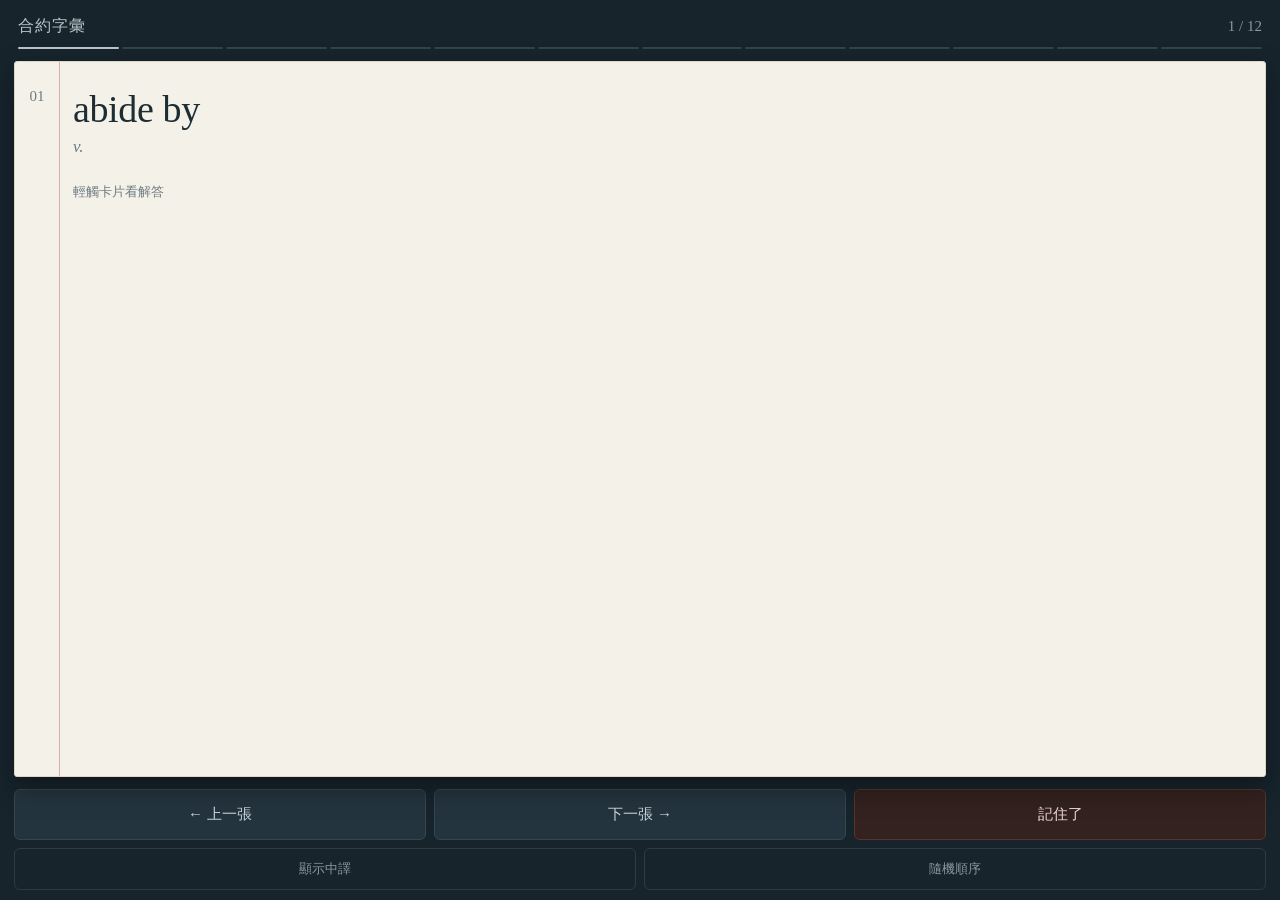
<file: archive/背英文單字/Lesson 1 - Contracts 合約/Lesson 1 Contracts 互動單字卡.html>
<!DOCTYPE html>
<html lang="zh-Hant">
<head>
<meta charset="utf-8">
<meta name="viewport" content="width=device-width, initial-scale=1, viewport-fit=cover">
<meta name="theme-color" content="#17242C">
<title>合約字彙記憶卡</title>
<style>
:root{
  --ink:#17242C;
  --ink-soft:#24343E;
  --paper:#F4F1E8;
  --paper-edge:#DCD7C7;
  --rule:#C7C1AE;
  --seal:#A8382C;
  --text:#1E2C34;
  --muted:#6E7C83;
  --serif: Georgia,"Iowan Old Style","Songti TC","Noto Serif CJK TC","Source Han Serif TC",serif;
  --sans: -apple-system,BlinkMacSystemFont,"PingFang TC","Noto Sans TC","Microsoft JhengHei",sans-serif;
}
*{box-sizing:border-box;margin:0;padding:0;-webkit-tap-highlight-color:transparent}
html,body{height:100%}
body{
  background:var(--ink);
  color:var(--paper);
  font-family:var(--sans);
  display:flex;flex-direction:column;
  padding:env(safe-area-inset-top) 14px calc(env(safe-area-inset-bottom) + 10px);
  overscroll-behavior:none;
}
header{
  display:flex;align-items:baseline;justify-content:space-between;
  padding:16px 4px 10px;
}
h1{font-family:var(--serif);font-size:16px;font-weight:400;letter-spacing:.06em;color:#B9C4C9}
#count{font-family:var(--serif);font-size:15px;color:#8A979E;font-variant-numeric:tabular-nums}
#ticks{display:flex;gap:3px;padding:0 4px 12px}
#ticks i{height:2px;flex:1;background:#31424C;border-radius:1px;transition:background .25s}
#ticks i.done{background:var(--seal)}
#ticks i.now{background:#B9C4C9}
#stage{flex:1;display:flex;min-height:0}
.card{
  flex:1;position:relative;overflow-y:auto;overscroll-behavior:contain;
  background:var(--paper);color:var(--text);
  border:1px solid var(--paper-edge);
  border-radius:3px;
  box-shadow:0 12px 28px rgba(0,0,0,.35);
  padding:26px 22px 26px 58px;
  cursor:pointer;
}
.card::before{
  content:"";position:absolute;top:0;bottom:0;left:44px;
  width:1px;background:var(--seal);opacity:.35;
}
.num{
  position:absolute;left:0;top:26px;width:44px;text-align:center;
  font-family:var(--serif);font-size:15px;color:var(--muted);
  font-variant-numeric:tabular-nums;
}
.word{font-family:var(--serif);font-size:38px;line-height:1.12;letter-spacing:-.01em}
.pos{font-family:var(--serif);font-style:italic;font-size:17px;color:var(--muted);margin-top:6px}
.tapcue{margin-top:26px;font-size:13px;color:var(--muted)}
.answer{margin-top:20px}
.zh{font-family:var(--serif);font-size:24px;line-height:1.5;letter-spacing:.02em}
.hr{height:1px;background:var(--rule);margin:20px 0 16px;opacity:.7}
.ex{display:flex;gap:10px;margin-bottom:14px}
.ex .mk{font-family:var(--serif);font-style:italic;color:var(--muted);font-size:16px;line-height:1.55}
.ex .en{font-family:var(--serif);font-size:17.5px;line-height:1.55;max-width:64ch}
.ex .tr{font-size:14.5px;line-height:1.7;color:#4C5B63;margin-top:4px;display:none}
.card.showtr .ex .tr{display:block}
.note{font-size:14px;line-height:1.75;color:#4C5B63}
.note b{font-family:var(--serif);font-style:italic;font-weight:400;color:var(--text)}
.note div+div{margin-top:5px}
.stamp{
  position:absolute;top:18px;right:16px;
  width:62px;height:62px;border:2.5px solid var(--seal);border-radius:50%;
  color:var(--seal);font-family:var(--serif);font-size:28px;
  display:none;align-items:center;justify-content:center;
  transform:rotate(-9deg);opacity:.8;
}
.card.known .stamp{display:flex;animation:press .32s cubic-bezier(.2,1.4,.4,1)}
@keyframes press{from{transform:rotate(-9deg) scale(2.1);opacity:0}to{transform:rotate(-9deg) scale(1);opacity:.8}}
.reveal{animation:unfold .22s ease-out}
@keyframes unfold{from{opacity:0;transform:translateY(8px)}to{opacity:1;transform:none}}
#bar{display:flex;gap:8px;padding-top:12px}
button{
  font-family:var(--sans);font-size:15px;color:#CBD5D9;
  background:var(--ink-soft);border:1px solid #35464F;border-radius:6px;
  padding:15px 10px;flex:1;cursor:pointer;transition:background .15s;
}
button:active{background:#2E404A}
button:focus-visible{outline:2px solid #7FA8B8;outline-offset:2px}
#know{color:#F0D9D5;border-color:#57342F;background:#33221F}
#know:active{background:#402A26}
#util{display:flex;gap:8px;padding-top:8px}
#util button{font-size:13px;padding:11px 8px;color:#8A979E;background:transparent;border-color:#2C3B44}
#done{flex:1;display:none;flex-direction:column;justify-content:center;text-align:center;padding:0 10px}
#done h2{font-family:var(--serif);font-size:30px;font-weight:400;margin-bottom:14px}
#done p{color:#93A0A6;font-size:15px;line-height:1.9;margin-bottom:28px}
#done .list{font-family:var(--serif);font-size:16px;color:#B9C4C9;line-height:1.9;margin-bottom:28px}
@media (prefers-reduced-motion:reduce){*{animation:none!important;transition:none!important}}
</style>
</head>
<body>

<header>
  <h1>合約字彙</h1>
  <span id="count"></span>
</header>
<div id="ticks"></div>

<div id="stage"><div class="card" id="card" tabindex="0" role="button" aria-label="輕觸看解答"></div></div>

<div id="done">
  <h2>這一輪完成</h2>
  <p id="doneMsg"></p>
  <div class="list" id="doneList"></div>
  <div id="bar" style="display:flex">
    <button id="again">重練待複習</button>
    <button id="restart">全部重來</button>
  </div>
</div>

<div id="bar">
  <button id="prev" aria-label="上一張">← 上一張</button>
  <button id="next">下一張 →</button>
  <button id="know">記住了</button>
</div>
<div id="util">
  <button id="trBtn">顯示中譯</button>
  <button id="shufBtn">隨機順序</button>
</div>

<script>
const DATA=[
{n:1,w:"abide by",p:"v.",zh:"遵守、順從",
 ex:[["All contractors must abide by the site safety rules.","所有承包商都必須遵守工地安全規則。"],
     ["We agreed to abide by the outcome of the arbitration.","我們同意遵守仲裁結果。"]],
 note:[["用法","一定要接 by,不能說 abide the rules"],["同義","comply with、conform to、observe"]]},
{n:2,w:"agreement",p:"n.",zh:"協議、合約、同意",
 ex:[["The two companies reached an agreement after months of talks.","兩家公司經過數月談判後達成協議。"],
     ["Under the agreement, the supplier delivers within ten days.","依照協議,供應商須於十天內交貨。"]],
 note:[["搭配","reach / sign / renew an agreement"],["片語","be in agreement with 與⋯意見一致"]]},
{n:3,w:"assurance",p:"n.",zh:"保證、把握、自信",
 ex:[["He gave us his assurance that the shipment would arrive on time.","他向我們保證貨物會準時抵達。"],
     ["She answered the client's questions with complete assurance.","她非常有把握地回答客戶的問題。"]],
 note:[["易混","insurance 是保險,只差一個字母"],["延伸","quality assurance 品質保證(QA)"]]},
{n:4,w:"cancellation",p:"n.",zh:"取消、中止",
 ex:[["The cancellation of the order cost the factory two weeks of work.","訂單取消讓工廠損失兩週的產能。"],
     ["Please review the cancellation policy before booking.","訂房前請詳閱取消政策。"]],
 note:[["搭配","cancellation fee / policy / clause"],["拼字","名詞雙 l,美式動詞過去式 canceled 單 l"]]},
{n:5,w:"determine",p:"v.",zh:"查明、判定、決定",
 ex:[["The audit will determine whether the fees were properly charged.","稽核將查明費用是否收取得當。"],
     ["Market demand determines the final price.","市場需求決定最終價格。"]],
 note:[["用法","determine whether / if + 子句"],["衍生","determination 決心;determined 有決心的"]]},
{n:6,w:"engage",p:"v.",zh:"參與、使投入;聘僱",
 ex:[["The firm engaged a consultant to review the contract.","公司聘請顧問審閱合約。"],
     ["Employees are encouraged to engage in training programs.","公司鼓勵員工參與培訓課程。"]],
 note:[["用法","engage in sth 自己投入;engage sb. in sth 讓別人加入"],["衍生","engagement 約定、訂婚;engaging 引人入勝的"]]},
{n:7,w:"establish",p:"v.",zh:"建立、確立、創辦",
 ex:[["The company was established in Taipei in 1998.","該公司於 1998 年在台北成立。"],
     ["The contract establishes clear payment terms.","這份合約確立了明確的付款條件。"]],
 note:[["搭配","established in + 年份;a well-established firm 老字號"],["衍生","establishment 機構、設立"]]},
{n:8,w:"obligate",p:"v.",zh:"使負有法律或道義上的責任",
 ex:[["The agreement obligates both sides to share maintenance costs.","該協議使雙方都有義務分攤維護費用。"],
     ["Employees are not obligated to work on public holidays.","員工沒有義務在國定假日上班。"]],
 note:[["用法","幾乎只用被動:be obligated to + 原形動詞"],["衍生","obligation 義務;have an obligation to⋯"]]},
{n:9,w:"party",p:"n.",zh:"當事人、一方(非派對)",
 ex:[["Neither party may transfer the contract without written consent.","未經書面同意,任何一方不得轉讓合約。"],
     ["Disputes will be settled by a neutral third party.","爭議將由中立的第三方解決。"]],
 note:[["搭配","both parties 雙方;the parties concerned 相關當事人"],["延伸","third-party vendor 第三方廠商"]]},
{n:10,w:"provision",p:"n.",zh:"條款、規定;事先的準備",
 ex:[["The contract includes a provision for early termination.","合約中包含提前終止的條款。"],
     ["Under this provision, either side may renegotiate the price.","依本條款,任一方均可重新議價。"]],
 note:[["同義","clause、stipulation、term"],["注意","複數 provisions 另有「糧食補給」之意"]]},
{n:11,w:"resolve",p:"v.",zh:"解決;下定決心",
 ex:[["The two sides resolved the dispute without going to court.","雙方未經訴訟就解決了爭議。"],
     ["She resolved to renegotiate the terms next quarter.","她決心下一季重新談判條件。"]],
 note:[["用法","resolve a problem 解決;resolve to V 決心"],["衍生","resolution 決議、解決方案"]]},
{n:12,w:"specific",p:"adj.",zh:"特定的、明確具體的",
 ex:[["Please be specific about the delivery date.","請明確說明交貨日期。"],
     ["The manual gives specific instructions for installation.","手冊提供了具體的安裝說明。"]],
 note:[["反義","general、vague"],["衍生","specify 指明;specification 規格;specifically 明確地"]]}
];

const card=document.getElementById('card'),stage=document.getElementById('stage'),
      bar=document.getElementById('bar'),util=document.getElementById('util'),
      done=document.getElementById('done'),ticks=document.getElementById('ticks'),
      count=document.getElementById('count'),trBtn=document.getElementById('trBtn'),
      shufBtn=document.getElementById('shufBtn');

let queue=[],pos=0,flipped=false,showTr=false,shuffle=false,known=[],round=1;

function start(list){queue=list.slice();pos=0;known=[];round=1;if(shuffle)mix();render()}
function mix(){for(let i=queue.length-1;i>0;i--){const j=Math.random()*(i+1)|0;[queue[i],queue[j]]=[queue[j],queue[i]]}}

function render(){
  if(!queue.length){return finish()}
  if(pos>=queue.length){pos=0;round++;if(shuffle)mix()}
  if(pos<0)pos=queue.length-1;
  const c=queue[pos];flipped=false;
  card.className='card'+(showTr?' showtr':'');
  card.scrollTop=0;
  card.innerHTML=`<div class="num">${String(c.n).padStart(2,'0')}</div>
    <div class="word">${c.w}</div><div class="pos">${c.p}</div>
    <div class="tapcue">輕觸卡片看解答</div>`;
  count.textContent=`${pos+1} / ${queue.length}`+(round>1?`　第 ${round} 輪`:'');
  drawTicks();
  done.style.display='none';stage.style.display='flex';bar.style.display='flex';util.style.display='flex';
}

function flip(){
  if(flipped||!queue.length)return;flipped=true;
  const c=queue[pos];
  const exs=c.ex.map((e,i)=>`<div class="ex"><span class="mk">${'ab'[i]}.</span><div>
      <div class="en">${e[0]}</div><div class="tr">${e[1]}</div></div></div>`).join('');
  const notes=c.note.map(n=>`<div><b>${n[0]}</b>　${n[1]}</div>`).join('');
  card.insertAdjacentHTML('beforeend',
    `<div class="answer reveal"><div class="zh">${c.zh}</div><div class="hr"></div>${exs}
     <div class="hr"></div><div class="note">${notes}</div></div>
     <div class="stamp">熟</div>`);
  card.querySelector('.tapcue').remove();
}

function drawTicks(){
  ticks.innerHTML='';
  DATA.forEach(d=>{
    const i=document.createElement('i');
    if(known.includes(d))i.className='done';
    else if(queue[pos]===d)i.className='now';
    ticks.appendChild(i);
  });
}

function finish(){
  stage.style.display='none';bar.style.display='none';util.style.display='none';
  done.style.display='flex';count.textContent=`${known.length} / ${DATA.length}`;
  const left=DATA.filter(d=>!known.includes(d));
  document.getElementById('doneMsg').textContent=
    left.length?`記住 ${known.length} 個,還有 ${left.length} 個要再看。`:`12 個全部記住了。`;
  document.getElementById('doneList').textContent=left.map(d=>d.w).join('、');
  document.getElementById('again').style.display=left.length?'block':'none';
  drawTicks();
}

card.addEventListener('click',flip);
document.getElementById('next').onclick=()=>{pos++;render()};
document.getElementById('prev').onclick=()=>{pos--;render()};
document.getElementById('know').onclick=()=>{
  if(!queue.length)return;
  if(!flipped)flip();
  const c=queue[pos];
  if(!known.includes(c))known.push(c);
  card.classList.add('known');
  const stamp=card.querySelector('.stamp');if(stamp)stamp.style.display='flex';
  drawTicks();
  setTimeout(()=>{queue.splice(pos,1);queue.length?render():finish()},400);
};
trBtn.onclick=()=>{showTr=!showTr;card.classList.toggle('showtr',showTr);trBtn.textContent=showTr?'隱藏中譯':'顯示中譯'};
shufBtn.onclick=()=>{shuffle=!shuffle;shufBtn.textContent=shuffle?'順序:隨機':'隨機順序';if(shuffle)mix();pos=0;render()};
document.getElementById('again').onclick=()=>start(DATA.filter(d=>!known.includes(d)));
document.getElementById('restart').onclick=()=>start(DATA);

let sx=0,sy=0;
stage.addEventListener('touchstart',e=>{sx=e.touches[0].clientX;sy=e.touches[0].clientY},{passive:true});
stage.addEventListener('touchend',e=>{
  const dx=e.changedTouches[0].clientX-sx,dy=e.changedTouches[0].clientY-sy;
  if(Math.abs(dx)>55&&Math.abs(dx)>Math.abs(dy)*1.6){dx<0?pos++:pos--;render()}
},{passive:true});

document.addEventListener('keydown',e=>{
  if(e.key===' '){e.preventDefault();flip()}
  if(e.key==='ArrowRight'){pos++;render()}
  if(e.key==='ArrowLeft'){pos--;render()}
});

start(DATA);
</script>
</body>
</html>
</file>
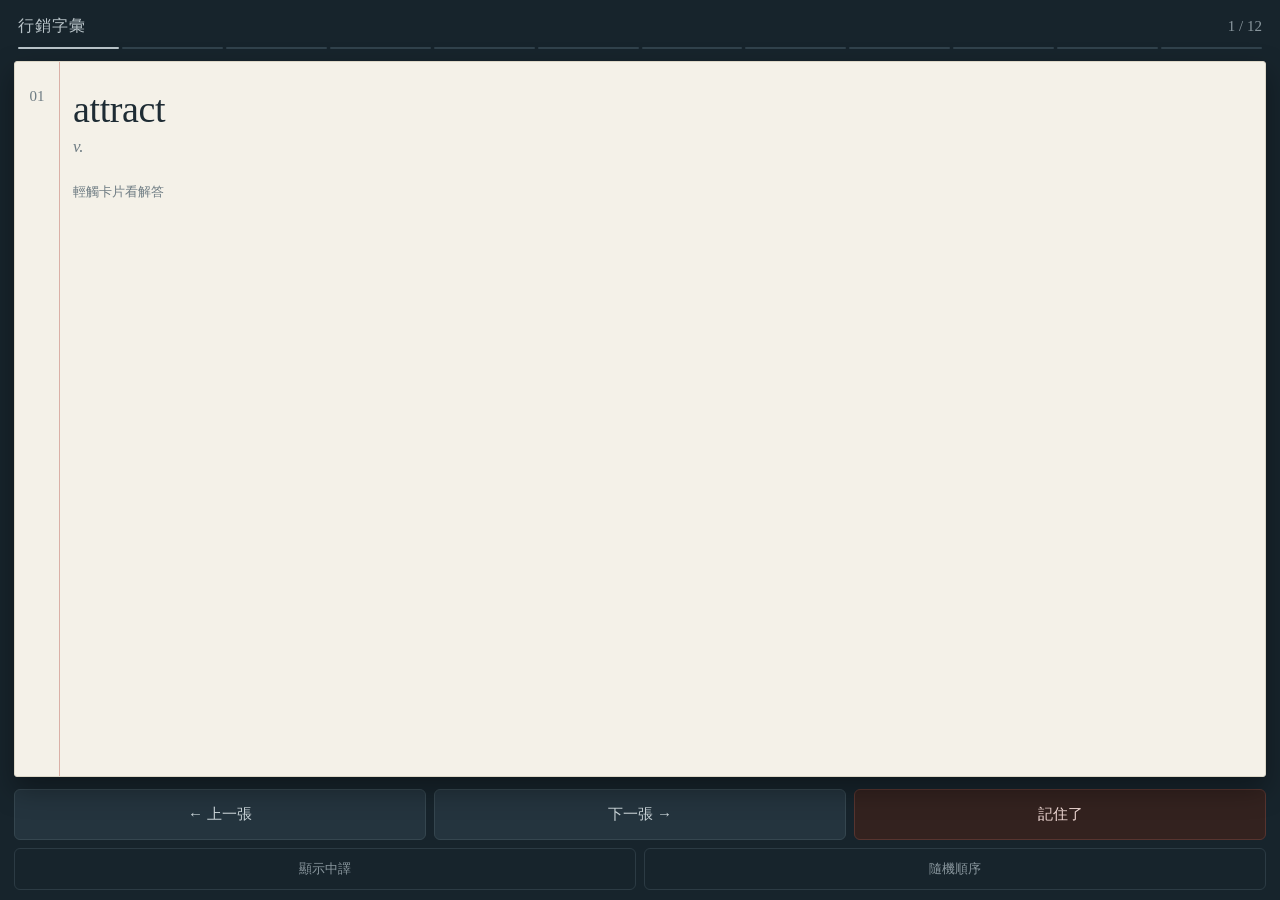
<file: archive/背英文單字/Lesson 2 - Marketing 行銷/Lesson 2 Marketing 互動單字卡.html>
<!DOCTYPE html>
<html lang="zh-Hant">
<head>
<meta charset="utf-8">
<meta name="viewport" content="width=device-width, initial-scale=1, viewport-fit=cover">
<meta name="theme-color" content="#17242C">
<title>行銷字彙記憶卡</title>
<style>
:root{
  --ink:#17242C;
  --ink-soft:#24343E;
  --paper:#F4F1E8;
  --paper-edge:#DCD7C7;
  --rule:#C7C1AE;
  --seal:#A8382C;
  --text:#1E2C34;
  --muted:#6E7C83;
  --serif: Georgia,"Iowan Old Style","Songti TC","Noto Serif CJK TC","Source Han Serif TC",serif;
  --sans: -apple-system,BlinkMacSystemFont,"PingFang TC","Noto Sans TC","Microsoft JhengHei",sans-serif;
}
*{box-sizing:border-box;margin:0;padding:0;-webkit-tap-highlight-color:transparent}
html,body{height:100%}
body{
  background:var(--ink);
  color:var(--paper);
  font-family:var(--sans);
  display:flex;flex-direction:column;
  padding:env(safe-area-inset-top) 14px calc(env(safe-area-inset-bottom) + 10px);
  overscroll-behavior:none;
}
header{
  display:flex;align-items:baseline;justify-content:space-between;
  padding:16px 4px 10px;
}
h1{font-family:var(--serif);font-size:16px;font-weight:400;letter-spacing:.06em;color:#B9C4C9}
#count{font-family:var(--serif);font-size:15px;color:#8A979E;font-variant-numeric:tabular-nums}
#ticks{display:flex;gap:3px;padding:0 4px 12px}
#ticks i{height:2px;flex:1;background:#31424C;border-radius:1px;transition:background .25s}
#ticks i.done{background:var(--seal)}
#ticks i.now{background:#B9C4C9}
#stage{flex:1;display:flex;min-height:0}
.card{
  flex:1;position:relative;overflow-y:auto;overscroll-behavior:contain;
  background:var(--paper);color:var(--text);
  border:1px solid var(--paper-edge);
  border-radius:3px;
  box-shadow:0 12px 28px rgba(0,0,0,.35);
  padding:26px 22px 26px 58px;
  cursor:pointer;
}
.card::before{
  content:"";position:absolute;top:0;bottom:0;left:44px;
  width:1px;background:var(--seal);opacity:.35;
}
.num{
  position:absolute;left:0;top:26px;width:44px;text-align:center;
  font-family:var(--serif);font-size:15px;color:var(--muted);
  font-variant-numeric:tabular-nums;
}
.word{font-family:var(--serif);font-size:38px;line-height:1.12;letter-spacing:-.01em}
.pos{font-family:var(--serif);font-style:italic;font-size:17px;color:var(--muted);margin-top:6px}
.tapcue{margin-top:26px;font-size:13px;color:var(--muted)}
.answer{margin-top:20px}
.zh{font-family:var(--serif);font-size:24px;line-height:1.5;letter-spacing:.02em}
.hr{height:1px;background:var(--rule);margin:20px 0 16px;opacity:.7}
.ex{display:flex;gap:10px;margin-bottom:14px}
.ex .mk{font-family:var(--serif);font-style:italic;color:var(--muted);font-size:16px;line-height:1.55}
.ex .en{font-family:var(--serif);font-size:17.5px;line-height:1.55;max-width:64ch}
.ex .tr{font-size:14.5px;line-height:1.7;color:#4C5B63;margin-top:4px;display:none}
.card.showtr .ex .tr{display:block}
.note{font-size:14px;line-height:1.75;color:#4C5B63}
.note b{font-family:var(--serif);font-style:italic;font-weight:400;color:var(--text)}
.note div+div{margin-top:5px}
.stamp{
  position:absolute;top:18px;right:16px;
  width:62px;height:62px;border:2.5px solid var(--seal);border-radius:50%;
  color:var(--seal);font-family:var(--serif);font-size:28px;
  display:none;align-items:center;justify-content:center;
  transform:rotate(-9deg);opacity:.8;
}
.card.known .stamp{display:flex;animation:press .32s cubic-bezier(.2,1.4,.4,1)}
@keyframes press{from{transform:rotate(-9deg) scale(2.1);opacity:0}to{transform:rotate(-9deg) scale(1);opacity:.8}}
.reveal{animation:unfold .22s ease-out}
@keyframes unfold{from{opacity:0;transform:translateY(8px)}to{opacity:1;transform:none}}
#bar{display:flex;gap:8px;padding-top:12px}
button{
  font-family:var(--sans);font-size:15px;color:#CBD5D9;
  background:var(--ink-soft);border:1px solid #35464F;border-radius:6px;
  padding:15px 10px;flex:1;cursor:pointer;transition:background .15s;
}
button:active{background:#2E404A}
button:focus-visible{outline:2px solid #7FA8B8;outline-offset:2px}
#know{color:#F0D9D5;border-color:#57342F;background:#33221F}
#know:active{background:#402A26}
#util{display:flex;gap:8px;padding-top:8px}
#util button{font-size:13px;padding:11px 8px;color:#8A979E;background:transparent;border-color:#2C3B44}
#done{flex:1;display:none;flex-direction:column;justify-content:center;text-align:center;padding:0 10px}
#done h2{font-family:var(--serif);font-size:30px;font-weight:400;margin-bottom:14px}
#done p{color:#93A0A6;font-size:15px;line-height:1.9;margin-bottom:28px}
#done .list{font-family:var(--serif);font-size:16px;color:#B9C4C9;line-height:1.9;margin-bottom:28px}
@media (prefers-reduced-motion:reduce){*{animation:none!important;transition:none!important}}
</style>
</head>
<body>

<header>
  <h1>行銷字彙</h1>
  <span id="count"></span>
</header>
<div id="ticks"></div>

<div id="stage"><div class="card" id="card" tabindex="0" role="button" aria-label="輕觸看解答"></div></div>

<div id="done">
  <h2>這一輪完成</h2>
  <p id="doneMsg"></p>
  <div class="list" id="doneList"></div>
  <div id="bar" style="display:flex">
    <button id="again">重練待複習</button>
    <button id="restart">全部重來</button>
  </div>
</div>

<div id="bar">
  <button id="prev" aria-label="上一張">← 上一張</button>
  <button id="next">下一張 →</button>
  <button id="know">記住了</button>
</div>
<div id="util">
  <button id="trBtn">顯示中譯</button>
  <button id="shufBtn">隨機順序</button>
</div>

<script>
const DATA=[
{n:1,w:"attract",p:"v.",zh:"吸引",
 ex:[["The new packaging attracted many first-time buyers.","新包裝吸引了許多首次購買的顧客。"],
     ["Discount coupons attract price-sensitive customers.","折價券吸引對價格敏感的顧客。"]],
 note:[["衍生","attractive 有吸引力的;attraction 吸引力、景點"]]},
{n:2,w:"compare",p:"v.",zh:"比較",
 ex:[["Customers often compare prices online before visiting the store.","顧客通常會先上網比價再到店裡。"],
     ["Our delivery time is short compared to other suppliers.","與其他供應商相比,我們的交貨時間較短。"]],
 note:[["片語","compare A with/to B;compared to/with 與⋯相比"]]},
{n:3,w:"competition",p:"n.",zh:"競賽、競爭",
 ex:[["The two brands are in fierce competition for young consumers.","兩個品牌正激烈爭奪年輕消費者。"],
     ["We lowered our prices to stay ahead of the competition.","我們調降價格以領先競爭對手。"]],
 note:[["用法","the competition 可指「競爭對手(統稱)」"],["衍生","compete 競爭;competitive 有競爭力的;competitor 競爭者"]]},
{n:4,w:"consume",p:"v.",zh:"耗費、耗盡;消費",
 ex:[["The ad campaign consumed nearly half of the annual budget.","這波廣告活動耗費了將近一半的年度預算。"],
     ["Younger consumers consume most of their media online.","年輕消費者大部分的媒體消費都在網路上。"]],
 note:[["衍生","consumer 消費者;consumption 消耗、消費量"]]},
{n:5,w:"convince",p:"v.",zh:"說服、使相信",
 ex:[["The ad needs to convince viewers that the product is worth the price.","廣告必須說服觀眾這項產品值這個價格。"],
     ["It took a strong testimonial to convince skeptical buyers.","需要有力的推薦見證才能說服存疑的買家。"]],
 note:[["用法","convince sb. that/of sth;convince sb. to V"],["易混","persuade 較強調「說服去做某事」,convince 較強調「使相信」"]]},
{n:6,w:"currently",p:"adv.",zh:"目前、現今",
 ex:[["The brand is currently running a buy-one-get-one promotion.","該品牌目前正在推行買一送一的促銷活動。"],
     ["Currently, most ad spending goes to social media platforms.","目前大部分的廣告預算都投入社群媒體平台。"]],
 note:[["注意","課本原文誤植成「參與、涉入」,正確意思是「目前、現今」,等同 at present"],["易混","currency(貨幣)是完全不同的字"]]},
{n:7,w:"fad",p:"n.",zh:"一時的流行、熱潮",
 ex:[["Retailers worry that the product is just a passing fad.","零售商擔心這項產品只是曇花一現的流行。"],
     ["Unlike most fads, this trend has lasted for several years.","不同於大多數的流行,這股風潮已經持續好幾年。"]],
 note:[["易混","fashion 泛指時尚,fad 特指「短暫、來得快去得也快」的流行"]]},
{n:8,w:"inspiration",p:"n.",zh:"靈感;啟發的來源",
 ex:[["The campaign drew its inspiration from local street art.","這次的廣告活動從當地街頭藝術中汲取靈感。"],
     ["Her success became an inspiration for the whole sales team.","她的成功成為整個業務團隊的激勵來源。"]],
 note:[["衍生","inspire 啟發、激勵;inspiring 鼓舞人心的"]]},
{n:9,w:"market",p:"v./n.",zh:"行銷、推銷;市場需求",
 ex:[["The company markets its products mainly through influencers.","公司主要透過網紅來行銷產品。"],
     ["There is a growing market for eco-friendly packaging.","環保包裝的市場需求正在成長。"]],
 note:[["衍生","marketing 行銷;marketable 有市場價值的"]]},
{n:10,w:"persuasion",p:"n.",zh:"說服力",
 ex:[["Good copywriting relies heavily on the art of persuasion.","好的文案很仰賴說服的藝術。"],
     ["The team used persuasion rather than discounts to close the deal.","團隊靠說服而非折扣來成交。"]],
 note:[["衍生","persuade 說服(動詞);persuasive 有說服力的"]]},
{n:11,w:"productive",p:"adj.",zh:"有成效的、多產的",
 ex:[["The new ad format proved highly productive for lead generation.","新的廣告形式在開發潛在客戶上非常有成效。"],
     ["A productive marketing team can do more with a smaller budget.","有效率的行銷團隊能用較少預算做出更多成果。"]],
 note:[["衍生","produce 生產;production 生產、製作;productivity 生產力"]]},
{n:12,w:"satisfaction",p:"n.",zh:"滿意",
 ex:[["Customer satisfaction scores rose after the redesign.","改版後顧客滿意度分數提升了。"],
     ["We offer a full refund to guarantee your satisfaction.","我們提供全額退費以保證您的滿意度。"]],
 note:[["搭配","customer satisfaction 顧客滿意度;to sb.'s satisfaction 令某人滿意"],["衍生","satisfy 使滿意;satisfied 感到滿意的;satisfactory 令人滿意的"]]}
];

const card=document.getElementById('card'),stage=document.getElementById('stage'),
      bar=document.getElementById('bar'),util=document.getElementById('util'),
      done=document.getElementById('done'),ticks=document.getElementById('ticks'),
      count=document.getElementById('count'),trBtn=document.getElementById('trBtn'),
      shufBtn=document.getElementById('shufBtn');

let queue=[],pos=0,flipped=false,showTr=false,shuffle=false,known=[],round=1;

function start(list){queue=list.slice();pos=0;known=[];round=1;if(shuffle)mix();render()}
function mix(){for(let i=queue.length-1;i>0;i--){const j=Math.random()*(i+1)|0;[queue[i],queue[j]]=[queue[j],queue[i]]}}

function render(){
  if(!queue.length){return finish()}
  if(pos>=queue.length){pos=0;round++;if(shuffle)mix()}
  if(pos<0)pos=queue.length-1;
  const c=queue[pos];flipped=false;
  card.className='card'+(showTr?' showtr':'');
  card.scrollTop=0;
  card.innerHTML=`<div class="num">${String(c.n).padStart(2,'0')}</div>
    <div class="word">${c.w}</div><div class="pos">${c.p}</div>
    <div class="tapcue">輕觸卡片看解答</div>`;
  count.textContent=`${pos+1} / ${queue.length}`+(round>1?`　第 ${round} 輪`:'');
  drawTicks();
  done.style.display='none';stage.style.display='flex';bar.style.display='flex';util.style.display='flex';
}

function flip(){
  if(flipped||!queue.length)return;flipped=true;
  const c=queue[pos];
  const exs=c.ex.map((e,i)=>`<div class="ex"><span class="mk">${'ab'[i]}.</span><div>
      <div class="en">${e[0]}</div><div class="tr">${e[1]}</div></div></div>`).join('');
  const notes=c.note.map(n=>`<div><b>${n[0]}</b>　${n[1]}</div>`).join('');
  card.insertAdjacentHTML('beforeend',
    `<div class="answer reveal"><div class="zh">${c.zh}</div><div class="hr"></div>${exs}
     <div class="hr"></div><div class="note">${notes}</div></div>
     <div class="stamp">熟</div>`);
  card.querySelector('.tapcue').remove();
}

function drawTicks(){
  ticks.innerHTML='';
  DATA.forEach(d=>{
    const i=document.createElement('i');
    if(known.includes(d))i.className='done';
    else if(queue[pos]===d)i.className='now';
    ticks.appendChild(i);
  });
}

function finish(){
  stage.style.display='none';bar.style.display='none';util.style.display='none';
  done.style.display='flex';count.textContent=`${known.length} / ${DATA.length}`;
  const left=DATA.filter(d=>!known.includes(d));
  document.getElementById('doneMsg').textContent=
    left.length?`記住 ${known.length} 個,還有 ${left.length} 個要再看。`:`12 個全部記住了。`;
  document.getElementById('doneList').textContent=left.map(d=>d.w).join('、');
  document.getElementById('again').style.display=left.length?'block':'none';
  drawTicks();
}

card.addEventListener('click',flip);
document.getElementById('next').onclick=()=>{pos++;render()};
document.getElementById('prev').onclick=()=>{pos--;render()};
document.getElementById('know').onclick=()=>{
  if(!queue.length)return;
  if(!flipped)flip();
  const c=queue[pos];
  if(!known.includes(c))known.push(c);
  card.classList.add('known');
  const stamp=card.querySelector('.stamp');if(stamp)stamp.style.display='flex';
  drawTicks();
  setTimeout(()=>{queue.splice(pos,1);queue.length?render():finish()},400);
};
trBtn.onclick=()=>{showTr=!showTr;card.classList.toggle('showtr',showTr);trBtn.textContent=showTr?'隱藏中譯':'顯示中譯'};
shufBtn.onclick=()=>{shuffle=!shuffle;shufBtn.textContent=shuffle?'順序:隨機':'隨機順序';if(shuffle)mix();pos=0;render()};
document.getElementById('again').onclick=()=>start(DATA.filter(d=>!known.includes(d)));
document.getElementById('restart').onclick=()=>start(DATA);

let sx=0,sy=0;
stage.addEventListener('touchstart',e=>{sx=e.touches[0].clientX;sy=e.touches[0].clientY},{passive:true});
stage.addEventListener('touchend',e=>{
  const dx=e.changedTouches[0].clientX-sx,dy=e.changedTouches[0].clientY-sy;
  if(Math.abs(dx)>55&&Math.abs(dx)>Math.abs(dy)*1.6){dx<0?pos++:pos--;render()}
},{passive:true});

document.addEventListener('keydown',e=>{
  if(e.key===' '){e.preventDefault();flip()}
  if(e.key==='ArrowRight'){pos++;render()}
  if(e.key==='ArrowLeft'){pos--;render()}
});

start(DATA);
</script>
</body>
</html>
</file>
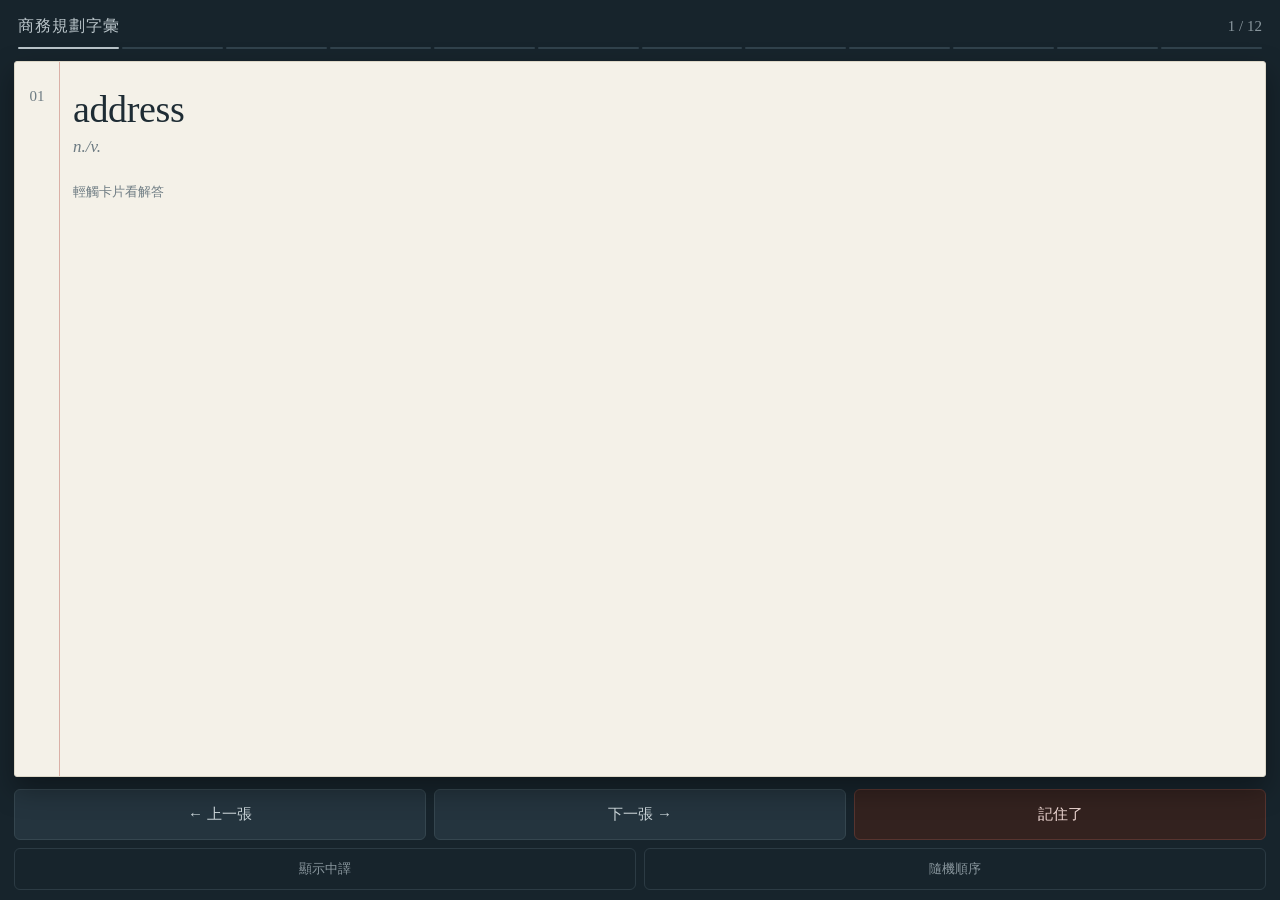
<file: archive/背英文單字/Lesson 4 - Business Planning 商務規劃/Lesson 4 Business Planning 互動單字卡.html>
<!DOCTYPE html>
<html lang="zh-Hant">
<head>
<meta charset="utf-8">
<meta name="viewport" content="width=device-width, initial-scale=1, viewport-fit=cover">
<meta name="theme-color" content="#17242C">
<title>商務規劃字彙記憶卡</title>
<style>
:root{
  --ink:#17242C;
  --ink-soft:#24343E;
  --paper:#F4F1E8;
  --paper-edge:#DCD7C7;
  --rule:#C7C1AE;
  --seal:#A8382C;
  --text:#1E2C34;
  --muted:#6E7C83;
  --serif: Georgia,"Iowan Old Style","Songti TC","Noto Serif CJK TC","Source Han Serif TC",serif;
  --sans: -apple-system,BlinkMacSystemFont,"PingFang TC","Noto Sans TC","Microsoft JhengHei",sans-serif;
}
*{box-sizing:border-box;margin:0;padding:0;-webkit-tap-highlight-color:transparent}
html,body{height:100%}
body{
  background:var(--ink);
  color:var(--paper);
  font-family:var(--sans);
  display:flex;flex-direction:column;
  padding:env(safe-area-inset-top) 14px calc(env(safe-area-inset-bottom) + 10px);
  overscroll-behavior:none;
}
header{
  display:flex;align-items:baseline;justify-content:space-between;
  padding:16px 4px 10px;
}
h1{font-family:var(--serif);font-size:16px;font-weight:400;letter-spacing:.06em;color:#B9C4C9}
#count{font-family:var(--serif);font-size:15px;color:#8A979E;font-variant-numeric:tabular-nums}
#ticks{display:flex;gap:3px;padding:0 4px 12px}
#ticks i{height:2px;flex:1;background:#31424C;border-radius:1px;transition:background .25s}
#ticks i.done{background:var(--seal)}
#ticks i.now{background:#B9C4C9}
#stage{flex:1;display:flex;min-height:0}
.card{
  flex:1;position:relative;overflow-y:auto;overscroll-behavior:contain;
  background:var(--paper);color:var(--text);
  border:1px solid var(--paper-edge);
  border-radius:3px;
  box-shadow:0 12px 28px rgba(0,0,0,.35);
  padding:26px 22px 26px 58px;
  cursor:pointer;
}
.card::before{
  content:"";position:absolute;top:0;bottom:0;left:44px;
  width:1px;background:var(--seal);opacity:.35;
}
.num{
  position:absolute;left:0;top:26px;width:44px;text-align:center;
  font-family:var(--serif);font-size:15px;color:var(--muted);
  font-variant-numeric:tabular-nums;
}
.word{font-family:var(--serif);font-size:38px;line-height:1.12;letter-spacing:-.01em}
.pos{font-family:var(--serif);font-style:italic;font-size:17px;color:var(--muted);margin-top:6px}
.tapcue{margin-top:26px;font-size:13px;color:var(--muted)}
.answer{margin-top:20px}
.zh{font-family:var(--serif);font-size:24px;line-height:1.5;letter-spacing:.02em}
.hr{height:1px;background:var(--rule);margin:20px 0 16px;opacity:.7}
.ex{display:flex;gap:10px;margin-bottom:14px}
.ex .mk{font-family:var(--serif);font-style:italic;color:var(--muted);font-size:16px;line-height:1.55}
.ex .en{font-family:var(--serif);font-size:17.5px;line-height:1.55;max-width:64ch}
.ex .tr{font-size:14.5px;line-height:1.7;color:#4C5B63;margin-top:4px;display:none}
.card.showtr .ex .tr{display:block}
.note{font-size:14px;line-height:1.75;color:#4C5B63}
.note b{font-family:var(--serif);font-style:italic;font-weight:400;color:var(--text)}
.note div+div{margin-top:5px}
.stamp{
  position:absolute;top:18px;right:16px;
  width:62px;height:62px;border:2.5px solid var(--seal);border-radius:50%;
  color:var(--seal);font-family:var(--serif);font-size:28px;
  display:none;align-items:center;justify-content:center;
  transform:rotate(-9deg);opacity:.8;
}
.card.known .stamp{display:flex;animation:press .32s cubic-bezier(.2,1.4,.4,1)}
@keyframes press{from{transform:rotate(-9deg) scale(2.1);opacity:0}to{transform:rotate(-9deg) scale(1);opacity:.8}}
.reveal{animation:unfold .22s ease-out}
@keyframes unfold{from{opacity:0;transform:translateY(8px)}to{opacity:1;transform:none}}
#bar{display:flex;gap:8px;padding-top:12px}
button{
  font-family:var(--sans);font-size:15px;color:#CBD5D9;
  background:var(--ink-soft);border:1px solid #35464F;border-radius:6px;
  padding:15px 10px;flex:1;cursor:pointer;transition:background .15s;
}
button:active{background:#2E404A}
button:focus-visible{outline:2px solid #7FA8B8;outline-offset:2px}
#know{color:#F0D9D5;border-color:#57342F;background:#33221F}
#know:active{background:#402A26}
#util{display:flex;gap:8px;padding-top:8px}
#util button{font-size:13px;padding:11px 8px;color:#8A979E;background:transparent;border-color:#2C3B44}
#done{flex:1;display:none;flex-direction:column;justify-content:center;text-align:center;padding:0 10px}
#done h2{font-family:var(--serif);font-size:30px;font-weight:400;margin-bottom:14px}
#done p{color:#93A0A6;font-size:15px;line-height:1.9;margin-bottom:28px}
#done .list{font-family:var(--serif);font-size:16px;color:#B9C4C9;line-height:1.9;margin-bottom:28px}
@media (prefers-reduced-motion:reduce){*{animation:none!important;transition:none!important}}
</style>
</head>
<body>

<header>
  <h1>商務規劃字彙</h1>
  <span id="count"></span>
</header>
<div id="ticks"></div>

<div id="stage"><div class="card" id="card" tabindex="0" role="button" aria-label="輕觸看解答"></div></div>

<div id="done">
  <h2>這一輪完成</h2>
  <p id="doneMsg"></p>
  <div class="list" id="doneList"></div>
  <div id="bar" style="display:flex">
    <button id="again">重練待複習</button>
    <button id="restart">全部重來</button>
  </div>
</div>

<div id="bar">
  <button id="prev" aria-label="上一張">← 上一張</button>
  <button id="next">下一張 →</button>
  <button id="know">記住了</button>
</div>
<div id="util">
  <button id="trBtn">顯示中譯</button>
  <button id="shufBtn">隨機順序</button>
</div>

<script>
const DATA=[
{n:1,w:"address",p:"n./v.",zh:"演說、地址;提出、處理",
 ex:[["The board praised her address at the annual shareholders' meeting.","董事會讚賞她在年度股東會上的演說。"],
     ["Our business plan directly addresses the needs of first-time buyers.","我們的商業計畫直接回應了首次購買者的需求。"]],
 note:[["用法","動詞 address a problem/issue/need,即「處理、正視」某個問題,是商業計畫常考用法"]]},
{n:2,w:"avoid",p:"v.",zh:"避免",
 ex:[["To avoid cash-flow problems, the owner drew up a detailed budget.","為了避免現金流問題,老闆擬定了詳細的預算。"],
     ["Many of these mistakes could have been avoided with a proper business plan.","這些錯誤大多本可靠著完善的商業計畫來避免。"]],
 note:[["用法","avoid + V-ing(不接 to V)"]]},
{n:3,w:"demonstrate",p:"v.",zh:"論證、說明、展現",
 ex:[["The plan demonstrates a clear understanding of the target market.","這份計畫展現出對目標市場的清楚了解。"],
     ["She demonstrated with sales figures that the strategy was working.","她用銷售數字證明這項策略是有效的。"]],
 note:[["衍生","demonstration 展示、說明"]]},
{n:4,w:"develop",p:"v.",zh:"發展、擴展",
 ex:[["He developed his idea into a full business plan over six months.","他花了六個月把構想發展成完整的商業計畫。"],
     ["The small shop has developed into a chain with twenty locations.","這家小店已發展成擁有二十間分店的連鎖店。"]],
 note:[["衍生","development 發展;developer 開發者"]]},
{n:5,w:"evaluate",p:"v.",zh:"評價、評估",
 ex:[["Before expanding, the team evaluated the risks of entering a new market.","在擴張前,團隊評估了進入新市場的風險。"],
     ["Lenders evaluate a company's credit history before approving a loan.","放款方在核准貸款前會評估公司的信用紀錄。"]],
 note:[["衍生","evaluation 評估、評價"]]},
{n:6,w:"gather",p:"v.",zh:"收集、召集;推測",
 ex:[["We gathered market data from surveys, interviews, and public reports.","我們透過問卷、訪談和公開報告收集市場資料。"],
     ["I gather that the new regulations will affect small businesses the most.","我推測新法規對小型企業影響最大。"]],
 note:[["用法","I gather (that) 表示「我推測、聽說」,常出現在口語或報告開頭"]]},
{n:7,w:"offer",p:"n./v.",zh:"出價、提議;提供、主動提出",
 ex:[["She accepted the investor's offer to fund the second phase.","她接受了投資人資助第二階段的提議。"],
     ["The plan must offer lenders solid evidence of future profitability.","這份計畫必須向放款方提出未來獲利的具體證據。"]],
 note:[["用法","offer sb. sth;offer to V"]]},
{n:8,w:"primarily",p:"adv.",zh:"首要地、最重要地",
 ex:[["The proposal is primarily concerned with reducing operating costs.","這份提案主要著重在降低營運成本。"],
     ["Investors are thinking primarily about long-term returns.","投資人主要考慮的是長期報酬。"]],
 note:[["衍生","primary (adj.) 主要的、首要的"]]},
{n:9,w:"risk",p:"n.",zh:"風險",
 ex:[["The biggest risk for new businesses is running out of capital too early.","新創企業最大的風險是太早耗盡資金。"],
     ["Entering an unfamiliar market always carries some risk.","進入陌生市場總是帶有一定的風險。"]],
 note:[["片語","at risk 處於風險中;take a risk 冒險"]]},
{n:10,w:"strategy",p:"n.",zh:"策略",
 ex:[["A solid business plan lays out a clear strategy for growth.","完善的商業計畫會列出明確的成長策略。"],
     ["The team is developing a strategy to enter the online market.","團隊正在擬定進軍網路市場的策略。"]],
 note:[["衍生","strategic 策略性的;strategist 策略家"]]},
{n:11,w:"strengthen",p:"v.",zh:"加強、使更強",
 ex:[["Including market research can strengthen your business plan.","加入市場研究可以強化你的商業計畫。"],
     ["The company strengthened its position by acquiring a smaller competitor.","該公司透過併購一家較小的競爭對手來鞏固地位。"]],
 note:[["反義","weaken(削弱)"]]},
{n:12,w:"substitution",p:"n.",zh:"代替、替換",
 ex:[["The substitution of low-cost materials raised concerns about quality.","以低成本材料替換的做法引發了品質疑慮。"],
     ["There is no substitution for thorough market research.","徹底的市場研究是無可取代的。"]],
 note:[["衍生","substitute (v./n.) 替代、代替品"]]}
];

const card=document.getElementById('card'),stage=document.getElementById('stage'),
      bar=document.getElementById('bar'),util=document.getElementById('util'),
      done=document.getElementById('done'),ticks=document.getElementById('ticks'),
      count=document.getElementById('count'),trBtn=document.getElementById('trBtn'),
      shufBtn=document.getElementById('shufBtn');

let queue=[],pos=0,flipped=false,showTr=false,shuffle=false,known=[],round=1;

function start(list){queue=list.slice();pos=0;known=[];round=1;if(shuffle)mix();render()}
function mix(){for(let i=queue.length-1;i>0;i--){const j=Math.random()*(i+1)|0;[queue[i],queue[j]]=[queue[j],queue[i]]}}

function render(){
  if(!queue.length){return finish()}
  if(pos>=queue.length){pos=0;round++;if(shuffle)mix()}
  if(pos<0)pos=queue.length-1;
  const c=queue[pos];flipped=false;
  card.className='card'+(showTr?' showtr':'');
  card.scrollTop=0;
  card.innerHTML=`<div class="num">${String(c.n).padStart(2,'0')}</div>
    <div class="word">${c.w}</div><div class="pos">${c.p}</div>
    <div class="tapcue">輕觸卡片看解答</div>`;
  count.textContent=`${pos+1} / ${queue.length}`+(round>1?`　第 ${round} 輪`:'');
  drawTicks();
  done.style.display='none';stage.style.display='flex';bar.style.display='flex';util.style.display='flex';
}

function flip(){
  if(flipped||!queue.length)return;flipped=true;
  const c=queue[pos];
  const exs=c.ex.map((e,i)=>`<div class="ex"><span class="mk">${'ab'[i]}.</span><div>
      <div class="en">${e[0]}</div><div class="tr">${e[1]}</div></div></div>`).join('');
  const notes=c.note.map(n=>`<div><b>${n[0]}</b>　${n[1]}</div>`).join('');
  card.insertAdjacentHTML('beforeend',
    `<div class="answer reveal"><div class="zh">${c.zh}</div><div class="hr"></div>${exs}
     <div class="hr"></div><div class="note">${notes}</div></div>
     <div class="stamp">熟</div>`);
  card.querySelector('.tapcue').remove();
}

function drawTicks(){
  ticks.innerHTML='';
  DATA.forEach(d=>{
    const i=document.createElement('i');
    if(known.includes(d))i.className='done';
    else if(queue[pos]===d)i.className='now';
    ticks.appendChild(i);
  });
}

function finish(){
  stage.style.display='none';bar.style.display='none';util.style.display='none';
  done.style.display='flex';count.textContent=`${known.length} / ${DATA.length}`;
  const left=DATA.filter(d=>!known.includes(d));
  document.getElementById('doneMsg').textContent=
    left.length?`記住 ${known.length} 個,還有 ${left.length} 個要再看。`:`12 個全部記住了。`;
  document.getElementById('doneList').textContent=left.map(d=>d.w).join('、');
  document.getElementById('again').style.display=left.length?'block':'none';
  drawTicks();
}

card.addEventListener('click',flip);
document.getElementById('next').onclick=()=>{pos++;render()};
document.getElementById('prev').onclick=()=>{pos--;render()};
document.getElementById('know').onclick=()=>{
  if(!queue.length)return;
  if(!flipped)flip();
  const c=queue[pos];
  if(!known.includes(c))known.push(c);
  card.classList.add('known');
  const stamp=card.querySelector('.stamp');if(stamp)stamp.style.display='flex';
  drawTicks();
  setTimeout(()=>{queue.splice(pos,1);queue.length?render():finish()},400);
};
trBtn.onclick=()=>{showTr=!showTr;card.classList.toggle('showtr',showTr);trBtn.textContent=showTr?'隱藏中譯':'顯示中譯'};
shufBtn.onclick=()=>{shuffle=!shuffle;shufBtn.textContent=shuffle?'順序:隨機':'隨機順序';if(shuffle)mix();pos=0;render()};
document.getElementById('again').onclick=()=>start(DATA.filter(d=>!known.includes(d)));
document.getElementById('restart').onclick=()=>start(DATA);

let sx=0,sy=0;
stage.addEventListener('touchstart',e=>{sx=e.touches[0].clientX;sy=e.touches[0].clientY},{passive:true});
stage.addEventListener('touchend',e=>{
  const dx=e.changedTouches[0].clientX-sx,dy=e.changedTouches[0].clientY-sy;
  if(Math.abs(dx)>55&&Math.abs(dx)>Math.abs(dy)*1.6){dx<0?pos++:pos--;render()}
},{passive:true});

document.addEventListener('keydown',e=>{
  if(e.key===' '){e.preventDefault();flip()}
  if(e.key==='ArrowRight'){pos++;render()}
  if(e.key==='ArrowLeft'){pos--;render()}
});

start(DATA);
</script>
</body>
</html>
</file>
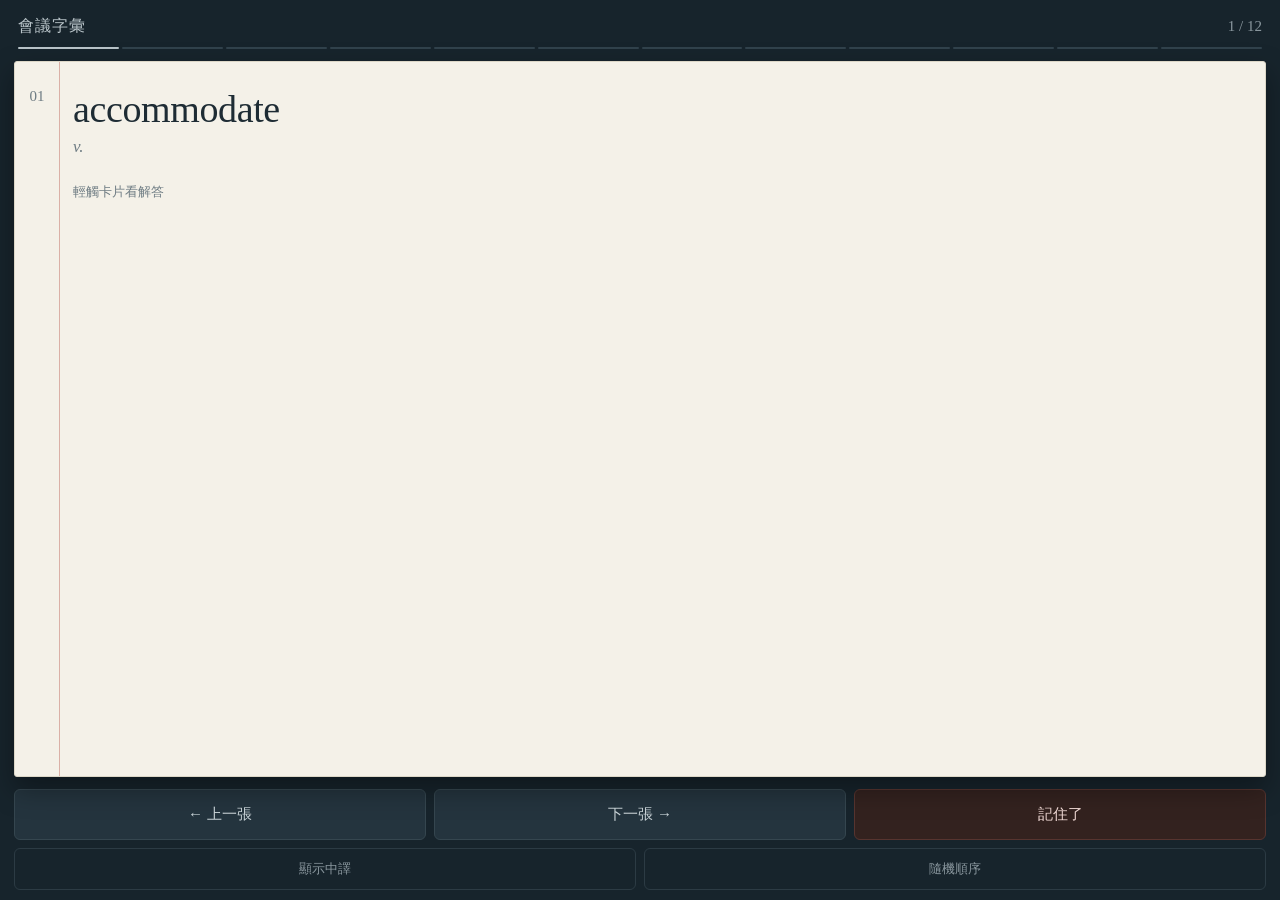
<file: archive/背英文單字/Lesson 5 - Conferences 會議/Lesson 5 Conferences 互動單字卡.html>
<!DOCTYPE html>
<html lang="zh-Hant">
<head>
<meta charset="utf-8">
<meta name="viewport" content="width=device-width, initial-scale=1, viewport-fit=cover">
<meta name="theme-color" content="#17242C">
<title>會議字彙記憶卡</title>
<style>
:root{
  --ink:#17242C;
  --ink-soft:#24343E;
  --paper:#F4F1E8;
  --paper-edge:#DCD7C7;
  --rule:#C7C1AE;
  --seal:#A8382C;
  --text:#1E2C34;
  --muted:#6E7C83;
  --serif: Georgia,"Iowan Old Style","Songti TC","Noto Serif CJK TC","Source Han Serif TC",serif;
  --sans: -apple-system,BlinkMacSystemFont,"PingFang TC","Noto Sans TC","Microsoft JhengHei",sans-serif;
}
*{box-sizing:border-box;margin:0;padding:0;-webkit-tap-highlight-color:transparent}
html,body{height:100%}
body{
  background:var(--ink);
  color:var(--paper);
  font-family:var(--sans);
  display:flex;flex-direction:column;
  padding:env(safe-area-inset-top) 14px calc(env(safe-area-inset-bottom) + 10px);
  overscroll-behavior:none;
}
header{
  display:flex;align-items:baseline;justify-content:space-between;
  padding:16px 4px 10px;
}
h1{font-family:var(--serif);font-size:16px;font-weight:400;letter-spacing:.06em;color:#B9C4C9}
#count{font-family:var(--serif);font-size:15px;color:#8A979E;font-variant-numeric:tabular-nums}
#ticks{display:flex;gap:3px;padding:0 4px 12px}
#ticks i{height:2px;flex:1;background:#31424C;border-radius:1px;transition:background .25s}
#ticks i.done{background:var(--seal)}
#ticks i.now{background:#B9C4C9}
#stage{flex:1;display:flex;min-height:0}
.card{
  flex:1;position:relative;overflow-y:auto;overscroll-behavior:contain;
  background:var(--paper);color:var(--text);
  border:1px solid var(--paper-edge);
  border-radius:3px;
  box-shadow:0 12px 28px rgba(0,0,0,.35);
  padding:26px 22px 26px 58px;
  cursor:pointer;
}
.card::before{
  content:"";position:absolute;top:0;bottom:0;left:44px;
  width:1px;background:var(--seal);opacity:.35;
}
.num{
  position:absolute;left:0;top:26px;width:44px;text-align:center;
  font-family:var(--serif);font-size:15px;color:var(--muted);
  font-variant-numeric:tabular-nums;
}
.word{font-family:var(--serif);font-size:38px;line-height:1.12;letter-spacing:-.01em}
.pos{font-family:var(--serif);font-style:italic;font-size:17px;color:var(--muted);margin-top:6px}
.tapcue{margin-top:26px;font-size:13px;color:var(--muted)}
.answer{margin-top:20px}
.zh{font-family:var(--serif);font-size:24px;line-height:1.5;letter-spacing:.02em}
.hr{height:1px;background:var(--rule);margin:20px 0 16px;opacity:.7}
.ex{display:flex;gap:10px;margin-bottom:14px}
.ex .mk{font-family:var(--serif);font-style:italic;color:var(--muted);font-size:16px;line-height:1.55}
.ex .en{font-family:var(--serif);font-size:17.5px;line-height:1.55;max-width:64ch}
.ex .tr{font-size:14.5px;line-height:1.7;color:#4C5B63;margin-top:4px;display:none}
.card.showtr .ex .tr{display:block}
.note{font-size:14px;line-height:1.75;color:#4C5B63}
.note b{font-family:var(--serif);font-style:italic;font-weight:400;color:var(--text)}
.note div+div{margin-top:5px}
.stamp{
  position:absolute;top:18px;right:16px;
  width:62px;height:62px;border:2.5px solid var(--seal);border-radius:50%;
  color:var(--seal);font-family:var(--serif);font-size:28px;
  display:none;align-items:center;justify-content:center;
  transform:rotate(-9deg);opacity:.8;
}
.card.known .stamp{display:flex;animation:press .32s cubic-bezier(.2,1.4,.4,1)}
@keyframes press{from{transform:rotate(-9deg) scale(2.1);opacity:0}to{transform:rotate(-9deg) scale(1);opacity:.8}}
.reveal{animation:unfold .22s ease-out}
@keyframes unfold{from{opacity:0;transform:translateY(8px)}to{opacity:1;transform:none}}
#bar{display:flex;gap:8px;padding-top:12px}
button{
  font-family:var(--sans);font-size:15px;color:#CBD5D9;
  background:var(--ink-soft);border:1px solid #35464F;border-radius:6px;
  padding:15px 10px;flex:1;cursor:pointer;transition:background .15s;
}
button:active{background:#2E404A}
button:focus-visible{outline:2px solid #7FA8B8;outline-offset:2px}
#know{color:#F0D9D5;border-color:#57342F;background:#33221F}
#know:active{background:#402A26}
#util{display:flex;gap:8px;padding-top:8px}
#util button{font-size:13px;padding:11px 8px;color:#8A979E;background:transparent;border-color:#2C3B44}
#done{flex:1;display:none;flex-direction:column;justify-content:center;text-align:center;padding:0 10px}
#done h2{font-family:var(--serif);font-size:30px;font-weight:400;margin-bottom:14px}
#done p{color:#93A0A6;font-size:15px;line-height:1.9;margin-bottom:28px}
#done .list{font-family:var(--serif);font-size:16px;color:#B9C4C9;line-height:1.9;margin-bottom:28px}
@media (prefers-reduced-motion:reduce){*{animation:none!important;transition:none!important}}
</style>
</head>
<body>

<header>
  <h1>會議字彙</h1>
  <span id="count"></span>
</header>
<div id="ticks"></div>

<div id="stage"><div class="card" id="card" tabindex="0" role="button" aria-label="輕觸看解答"></div></div>

<div id="done">
  <h2>這一輪完成</h2>
  <p id="doneMsg"></p>
  <div class="list" id="doneList"></div>
  <div id="bar" style="display:flex">
    <button id="again">重練待複習</button>
    <button id="restart">全部重來</button>
  </div>
</div>

<div id="bar">
  <button id="prev" aria-label="上一張">← 上一張</button>
  <button id="next">下一張 →</button>
  <button id="know">記住了</button>
</div>
<div id="util">
  <button id="trBtn">顯示中譯</button>
  <button id="shufBtn">隨機順序</button>
</div>

<script>
const DATA=[
{n:1,w:"accommodate",p:"v.",zh:"容納;提供(住宿、需要的東西)",
 ex:[["The conference center can accommodate up to 500 attendees.","這個會議中心最多可容納 500 位與會者。"],
     ["The hotel was fully booked and could not accommodate our late request.","飯店已經客滿,無法容納我們臨時的需求。"]],
 note:[["衍生","accommodation(s) 住宿設施"]]},
{n:2,w:"arrangement",p:"n.",zh:"安排、整理",
 ex:[["All travel arrangements for the speakers were handled by the events team.","講者的所有交通安排都由活動團隊處理。"],
     ["The seating arrangement was designed to encourage networking.","座位安排的設計是為了促進人脈交流。"]],
 note:[["片語","make arrangements for 為⋯做安排"]]},
{n:3,w:"association",p:"n.",zh:"協會、聯盟;關係、聯想",
 ex:[["Membership in the trade association gives access to exclusive events.","加入該貿易協會可以參加專屬活動。"],
     ["Her long association with the organizing committee made the process smooth.","她與籌辦委員會長期的合作關係讓流程進行得很順利。"]],
 note:[["易混","課本標注「聯想」是另一常見意思,如 in association with 與⋯合作"]]},
{n:4,w:"attend",p:"v.",zh:"參加;注意、照料",
 ex:[["More than 300 delegates are expected to attend the opening session.","預計超過三百位代表會參加開幕場次。"],
     ["Staff attended to every request from VIP guests.","工作人員照料了貴賓的每一項需求。"]],
 note:[["用法","attend a meeting(參加,及物);attend to sb./sth.(照料,不及物)"]]},
{n:5,w:"get in touch",p:"v. 片語",zh:"保持聯絡、聯繫",
 ex:[["Please get in touch with the front desk if you need extra chairs.","如果需要額外的椅子,請聯繫櫃檯。"],
     ["Attendees can get in touch with speakers during the networking break.","與會者可以在交流時段與講者聯繫。"]],
 note:[["用法","get in touch with sb."]]},
{n:6,w:"hold",p:"v.",zh:"容納;舉行",
 ex:[["The main hall holds up to 1,000 people.","主廳最多可容納一千人。"],
     ["The association holds this conference every spring.","該協會每年春天舉辦這場會議。"]],
 note:[["片語","hold a meeting/conference/seminar 舉行會議"]]},
{n:7,w:"location",p:"n.",zh:"地點、位置",
 ex:[["The location of next year's conference has not yet been announced.","明年會議的地點尚未公布。"],
     ["A downtown location makes it easier for attendees to reach by public transit.","市中心的地點讓與會者更容易搭乘大眾運輸抵達。"]],
 note:[]},
{n:8,w:"overcrowded",p:"adj.",zh:"過於擁擠的",
 ex:[["The lobby became overcrowded during the morning registration period.","早上報到時段大廳變得過於擁擠。"],
     ["Organizers added a second session to avoid an overcrowded room.","主辦單位加開第二場以避免場地過於擁擠。"]],
 note:[["衍生","crowd(v./n.) 群眾、擠滿;crowded 擁擠的"]]},
{n:9,w:"register",p:"n./v.",zh:"登記、名冊;登記、註冊",
 ex:[["According to the register, over 400 people signed in for the keynote.","根據登記名冊,有超過四百人為主題演講簽到。"],
     ["All attendees must register online before the conference date.","所有與會者必須在會議日期前完成線上登記。"]],
 note:[["衍生","registration 登記、報名"]]},
{n:10,w:"select",p:"v./adj.",zh:"選擇;精選的",
 ex:[["Participants can select up to three workshops to attend.","參加者最多可以選擇三場工作坊參加。"],
     ["Only a select group of members were invited to the VIP dinner.","只有一小群精選的會員受邀參加貴賓晚宴。"]],
 note:[["衍生","selection 選擇、精選;selective 挑剔的、有選擇性的"]]},
{n:11,w:"session",p:"n.",zh:"會議、場次",
 ex:[["The afternoon session covers digital marketing strategies.","下午場次涵蓋數位行銷策略。"],
     ["Due to high demand, the workshop will be offered in two sessions.","由於需求量大,這場工作坊將分兩個場次舉行。"]],
 note:[]},
{n:12,w:"take part in",p:"v. 片語",zh:"參加、參與",
 ex:[["Over 100 companies took part in this year's trade conference.","今年有超過一百家公司參與這場貿易會議。"],
     ["Attendees are encouraged to take part in the panel discussion.","鼓勵與會者參與座談討論。"]],
 note:[["同義","participate in、join in"]]}
];

const card=document.getElementById('card'),stage=document.getElementById('stage'),
      bar=document.getElementById('bar'),util=document.getElementById('util'),
      done=document.getElementById('done'),ticks=document.getElementById('ticks'),
      count=document.getElementById('count'),trBtn=document.getElementById('trBtn'),
      shufBtn=document.getElementById('shufBtn');

let queue=[],pos=0,flipped=false,showTr=false,shuffle=false,known=[],round=1;

function start(list){queue=list.slice();pos=0;known=[];round=1;if(shuffle)mix();render()}
function mix(){for(let i=queue.length-1;i>0;i--){const j=Math.random()*(i+1)|0;[queue[i],queue[j]]=[queue[j],queue[i]]}}

function render(){
  if(!queue.length){return finish()}
  if(pos>=queue.length){pos=0;round++;if(shuffle)mix()}
  if(pos<0)pos=queue.length-1;
  const c=queue[pos];flipped=false;
  card.className='card'+(showTr?' showtr':'');
  card.scrollTop=0;
  card.innerHTML=`<div class="num">${String(c.n).padStart(2,'0')}</div>
    <div class="word">${c.w}</div><div class="pos">${c.p}</div>
    <div class="tapcue">輕觸卡片看解答</div>`;
  count.textContent=`${pos+1} / ${queue.length}`+(round>1?`　第 ${round} 輪`:'');
  drawTicks();
  done.style.display='none';stage.style.display='flex';bar.style.display='flex';util.style.display='flex';
}

function flip(){
  if(flipped||!queue.length)return;flipped=true;
  const c=queue[pos];
  const exs=c.ex.map((e,i)=>`<div class="ex"><span class="mk">${'ab'[i]}.</span><div>
      <div class="en">${e[0]}</div><div class="tr">${e[1]}</div></div></div>`).join('');
  const notes=c.note.map(n=>`<div><b>${n[0]}</b>　${n[1]}</div>`).join('');
  card.insertAdjacentHTML('beforeend',
    `<div class="answer reveal"><div class="zh">${c.zh}</div><div class="hr"></div>${exs}
     <div class="hr"></div><div class="note">${notes}</div></div>
     <div class="stamp">熟</div>`);
  card.querySelector('.tapcue').remove();
}

function drawTicks(){
  ticks.innerHTML='';
  DATA.forEach(d=>{
    const i=document.createElement('i');
    if(known.includes(d))i.className='done';
    else if(queue[pos]===d)i.className='now';
    ticks.appendChild(i);
  });
}

function finish(){
  stage.style.display='none';bar.style.display='none';util.style.display='none';
  done.style.display='flex';count.textContent=`${known.length} / ${DATA.length}`;
  const left=DATA.filter(d=>!known.includes(d));
  document.getElementById('doneMsg').textContent=
    left.length?`記住 ${known.length} 個,還有 ${left.length} 個要再看。`:`12 個全部記住了。`;
  document.getElementById('doneList').textContent=left.map(d=>d.w).join('、');
  document.getElementById('again').style.display=left.length?'block':'none';
  drawTicks();
}

card.addEventListener('click',flip);
document.getElementById('next').onclick=()=>{pos++;render()};
document.getElementById('prev').onclick=()=>{pos--;render()};
document.getElementById('know').onclick=()=>{
  if(!queue.length)return;
  if(!flipped)flip();
  const c=queue[pos];
  if(!known.includes(c))known.push(c);
  card.classList.add('known');
  const stamp=card.querySelector('.stamp');if(stamp)stamp.style.display='flex';
  drawTicks();
  setTimeout(()=>{queue.splice(pos,1);queue.length?render():finish()},400);
};
trBtn.onclick=()=>{showTr=!showTr;card.classList.toggle('showtr',showTr);trBtn.textContent=showTr?'隱藏中譯':'顯示中譯'};
shufBtn.onclick=()=>{shuffle=!shuffle;shufBtn.textContent=shuffle?'順序:隨機':'隨機順序';if(shuffle)mix();pos=0;render()};
document.getElementById('again').onclick=()=>start(DATA.filter(d=>!known.includes(d)));
document.getElementById('restart').onclick=()=>start(DATA);

let sx=0,sy=0;
stage.addEventListener('touchstart',e=>{sx=e.touches[0].clientX;sy=e.touches[0].clientY},{passive:true});
stage.addEventListener('touchend',e=>{
  const dx=e.changedTouches[0].clientX-sx,dy=e.changedTouches[0].clientY-sy;
  if(Math.abs(dx)>55&&Math.abs(dx)>Math.abs(dy)*1.6){dx<0?pos++:pos--;render()}
},{passive:true});

document.addEventListener('keydown',e=>{
  if(e.key===' '){e.preventDefault();flip()}
  if(e.key==='ArrowRight'){pos++;render()}
  if(e.key==='ArrowLeft'){pos--;render()}
});

start(DATA);
</script>
</body>
</html>
</file>
